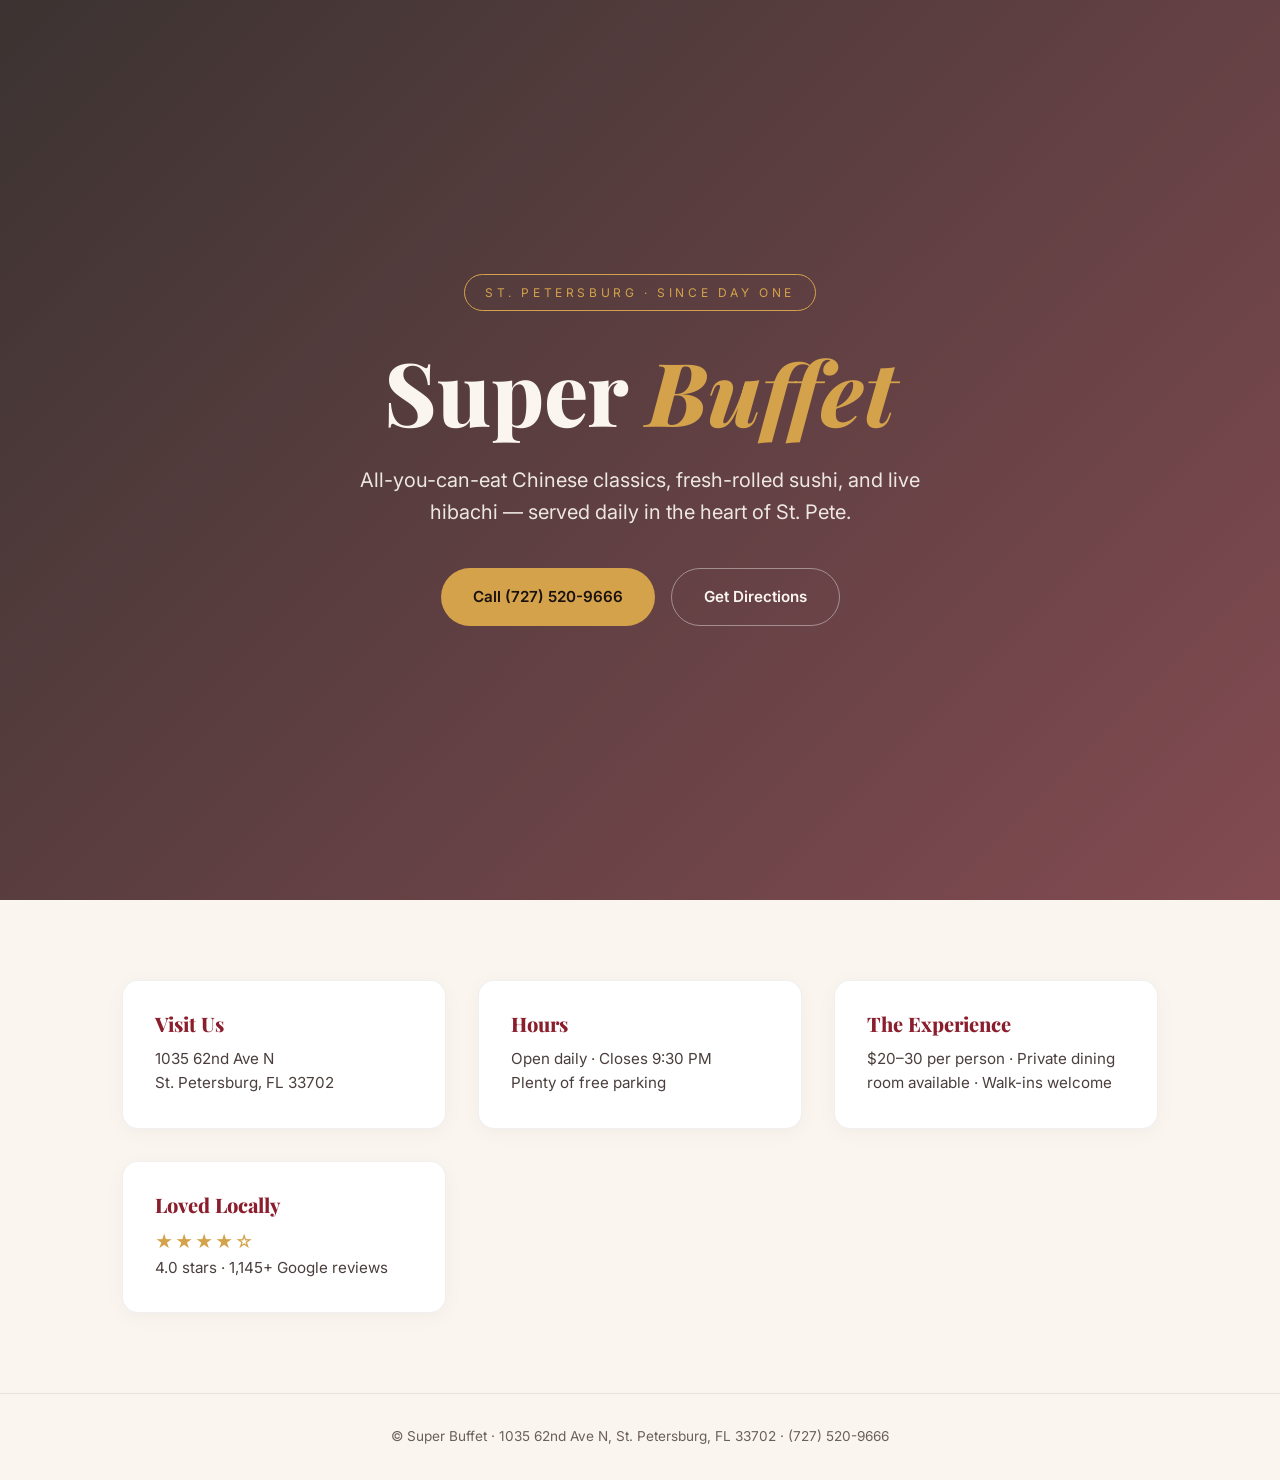
<file: index.html>
<!doctype html>
<html lang="en">
  <head> <base href="/buffet-boost-web/">
    <meta charset="utf-8" />
    <meta name="viewport" content="width=device-width, initial-scale=1" />
    <title>Super Buffet — All-You-Can-Eat Chinese & Sushi | St. Petersburg, FL</title>
    <meta name="description" content="St. Pete's favorite all-you-can-eat buffet. Fresh sushi, hibachi grill, and 100+ Chinese dishes. $20–30 per person. Open daily." />
    <meta property="og:title" content="Super Buffet — St. Petersburg, FL" />
    <meta property="og:description" content="All-you-can-eat Chinese, sushi, and live hibachi. 4.0 stars · 1,145+ reviews." />
    <meta property="og:type" content="website" />
    <link rel="preconnect" href="https://fonts.googleapis.com" />
    <link rel="preconnect" href="https://fonts.gstatic.com" crossorigin />
    <link href="https://fonts.googleapis.com/css2?family=Playfair+Display:wght@700;800;900&family=Inter:wght@400;500;600;700&display=swap" rel="stylesheet" />
    <style>
      :root {
        --crimson: #8b1e2d;
        --crimson-dark: #5a121d;
        --gold: #d4a24a;
        --cream: #faf6ef;
        --ink: #1a1110;
      }
      * { box-sizing: border-box; margin: 0; padding: 0; }
      body {
        font-family: 'Inter', system-ui, sans-serif;
        color: var(--ink);
        background: var(--cream);
        line-height: 1.6;
        -webkit-font-smoothing: antialiased;
      }
      h1, h2, h3 { font-family: 'Playfair Display', Georgia, serif; line-height: 1.1; font-weight: 800; }
      .hero {
        min-height: 100vh;
        display: flex; align-items: center; justify-content: center;
        text-align: center; padding: 2rem;
        background:
          linear-gradient(135deg, rgba(26,17,16,0.85), rgba(90,18,29,0.75)),
          url('https://cdn.res-menu.net/super-buffet/albums-1.jpg') center/cover;
        color: var(--cream);
      }
      .hero-inner { max-width: 880px; }
      .eyebrow {
        display: inline-block;
        font-size: 0.75rem; letter-spacing: 0.3em; text-transform: uppercase;
        color: var(--gold); border: 1px solid var(--gold);
        padding: 0.5rem 1.25rem; border-radius: 999px; margin-bottom: 2rem;
      }
      h1 { font-size: clamp(2.5rem, 7vw, 5.5rem); margin-bottom: 1.5rem; }
      h1 span { color: var(--gold); font-style: italic; }
      .lede { font-size: clamp(1rem, 1.6vw, 1.25rem); opacity: 0.92; max-width: 620px; margin: 0 auto 2.5rem; }
      .actions { display: flex; gap: 1rem; justify-content: center; flex-wrap: wrap; }
      .btn {
        display: inline-flex; align-items: center; gap: 0.5rem;
        padding: 1rem 2rem; border-radius: 999px;
        font-weight: 600; font-size: 0.95rem; text-decoration: none;
        transition: transform 0.2s ease, box-shadow 0.2s ease;
      }
      .btn-primary { background: var(--gold); color: var(--ink); }
      .btn-secondary { background: transparent; color: var(--cream); border: 1px solid rgba(255,255,255,0.4); }
      .btn:hover { transform: translateY(-2px); box-shadow: 0 12px 30px rgba(0,0,0,0.25); }
      .info {
        max-width: 1100px; margin: 0 auto; padding: 5rem 2rem;
        display: grid; gap: 2rem;
        grid-template-columns: repeat(auto-fit, minmax(240px, 1fr));
      }
      .card {
        background: white; padding: 2rem; border-radius: 1rem;
        border: 1px solid rgba(0,0,0,0.06);
        box-shadow: 0 4px 20px rgba(0,0,0,0.04);
      }
      .card h3 { font-size: 1.25rem; color: var(--crimson); margin-bottom: 0.75rem; }
      .card p, .card a { color: #4a3f3d; font-size: 0.95rem; text-decoration: none; }
      .card a:hover { color: var(--crimson); }
      .stars { color: var(--gold); font-size: 1.1rem; letter-spacing: 2px; }
      footer {
        text-align: center; padding: 2rem; font-size: 0.85rem;
        color: #6b5f5d; border-top: 1px solid rgba(0,0,0,0.08);
      }
    </style>
  </head>
  <body>
    <section class="hero">
      <div class="hero-inner">
        <span class="eyebrow">St. Petersburg · Since Day One</span>
        <h1>Super <span>Buffet</span></h1>
        <p class="lede">
          All-you-can-eat Chinese classics, fresh-rolled sushi, and live hibachi —
          served daily in the heart of St. Pete.
        </p>
        <div class="actions">
          <a class="btn btn-primary" href="tel:+17275209666">Call (727) 520-9666</a>
          <a class="btn btn-secondary" href="https://www.google.com/maps/search/?api=1&query=Super+Buffet+1035+62nd+Ave+N+St+Petersburg+FL+33702" target="_blank" rel="noopener">Get Directions</a>
        </div>
      </div>
    </section>

    <section class="info">
      <div class="card">
        <h3>Visit Us</h3>
        <p>1035 62nd Ave N<br />St. Petersburg, FL 33702</p>
      </div>
      <div class="card">
        <h3>Hours</h3>
        <p>Open daily · Closes 9:30 PM<br />Plenty of free parking</p>
      </div>
      <div class="card">
        <h3>The Experience</h3>
        <p>$20–30 per person · Private dining room available · Walk-ins welcome</p>
      </div>
      <div class="card">
        <h3>Loved Locally</h3>
        <p><span class="stars">★★★★☆</span><br />4.0 stars · 1,145+ Google reviews</p>
      </div>
    </section>

    <footer>
      © Super Buffet · 1035 62nd Ave N, St. Petersburg, FL 33702 · (727) 520-9666
    </footer>
  </body>
</html>
</file>
